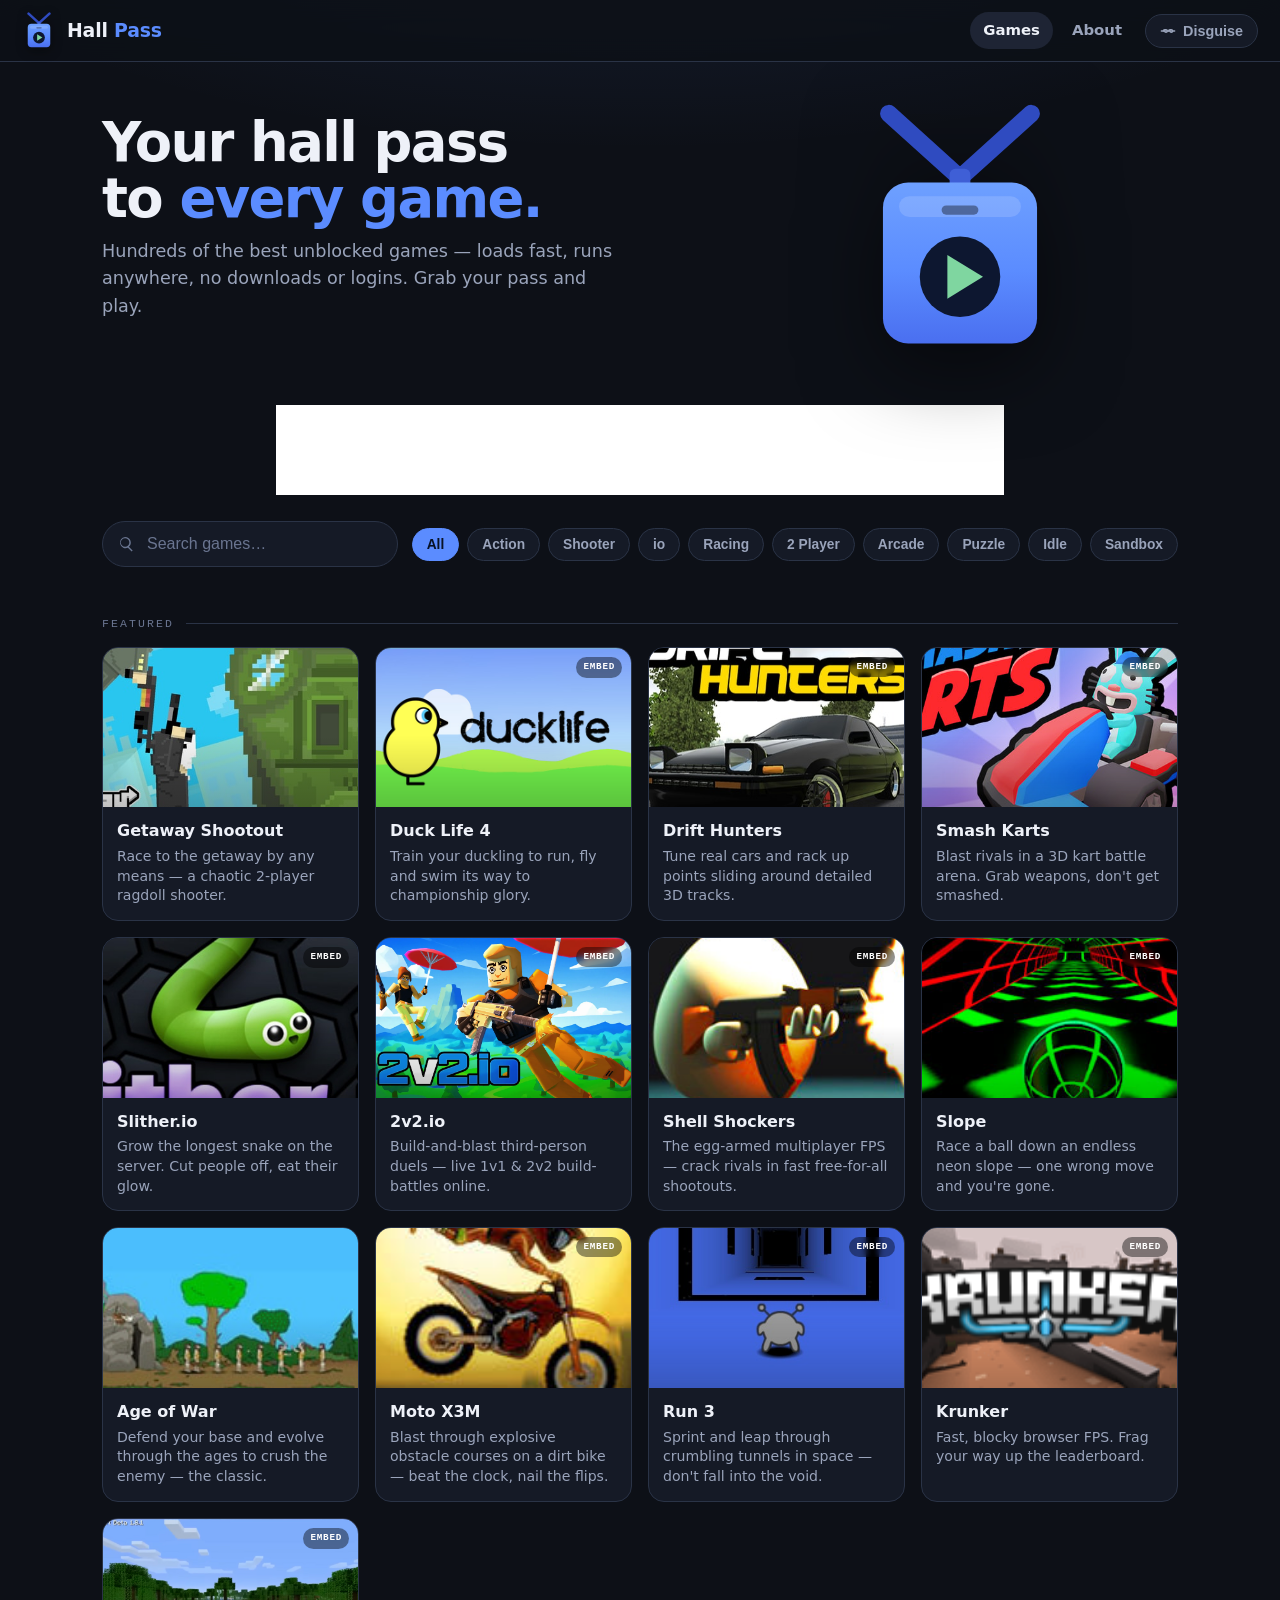
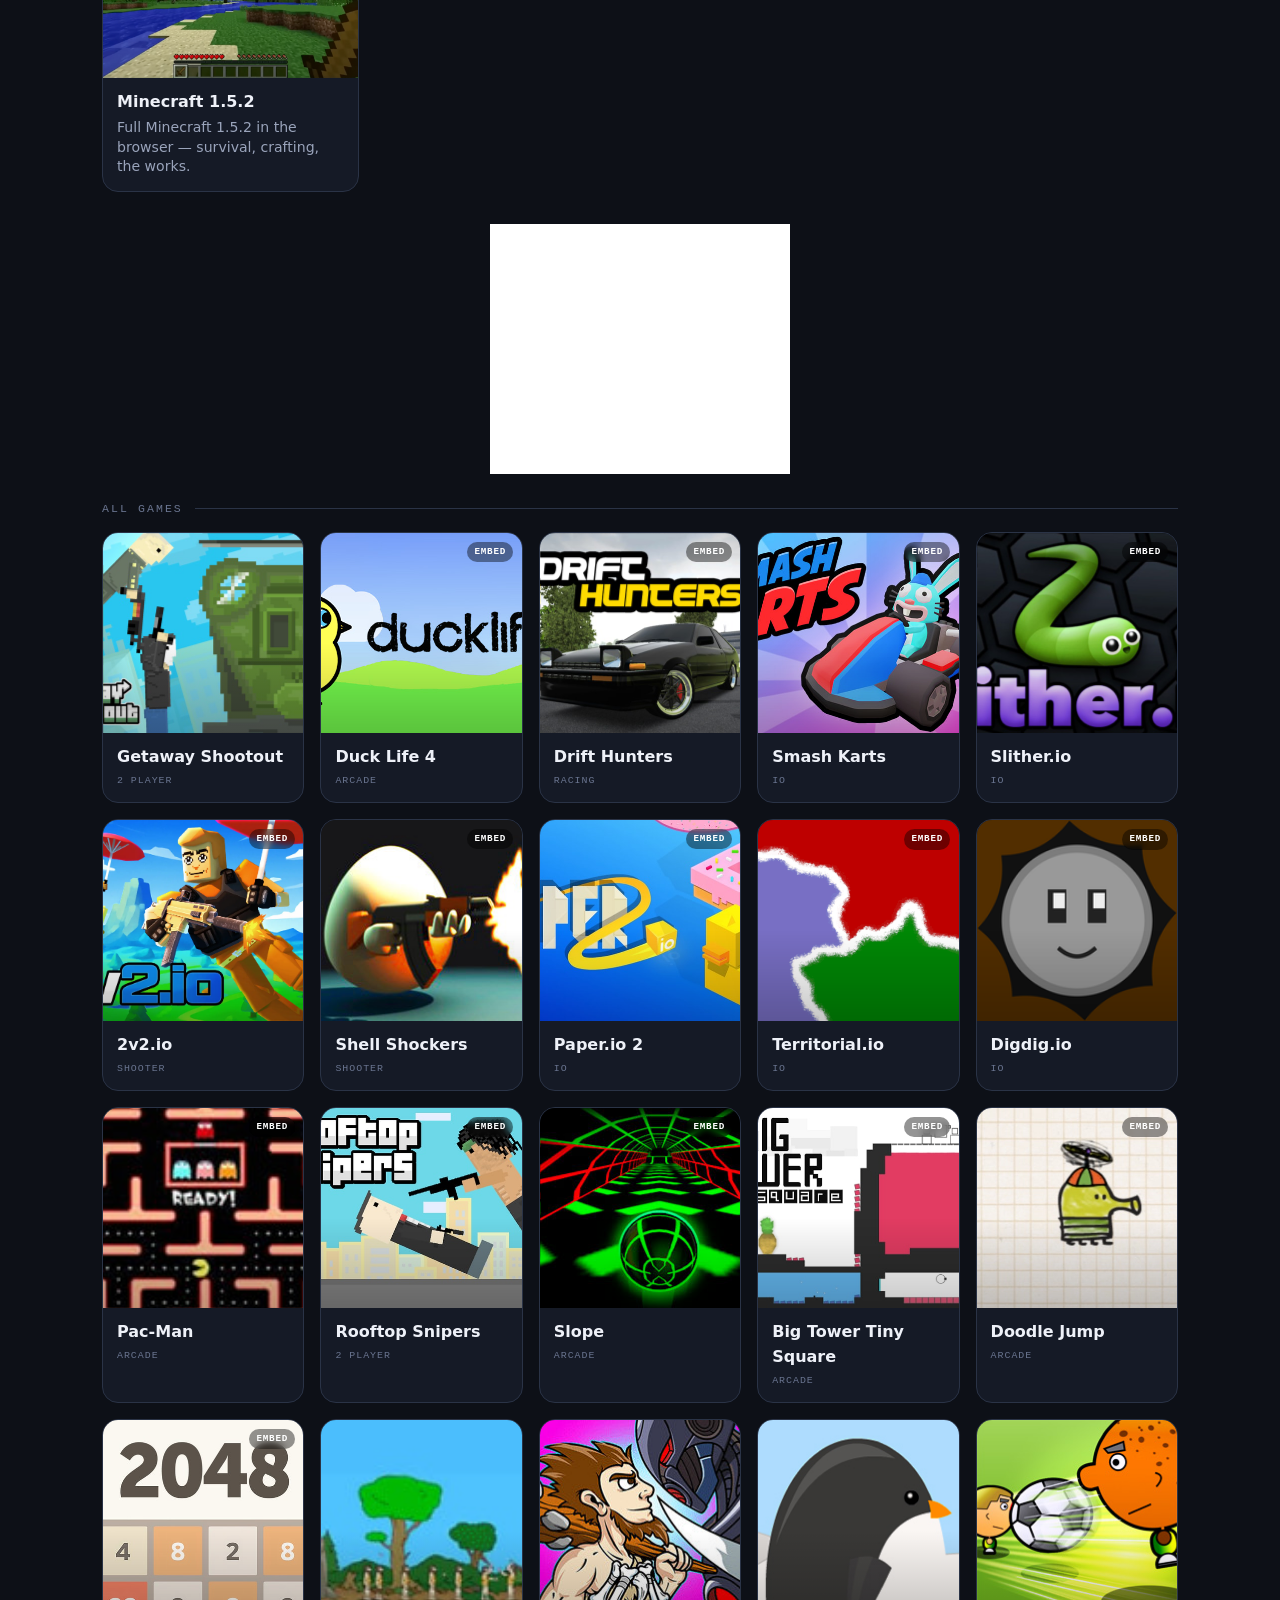
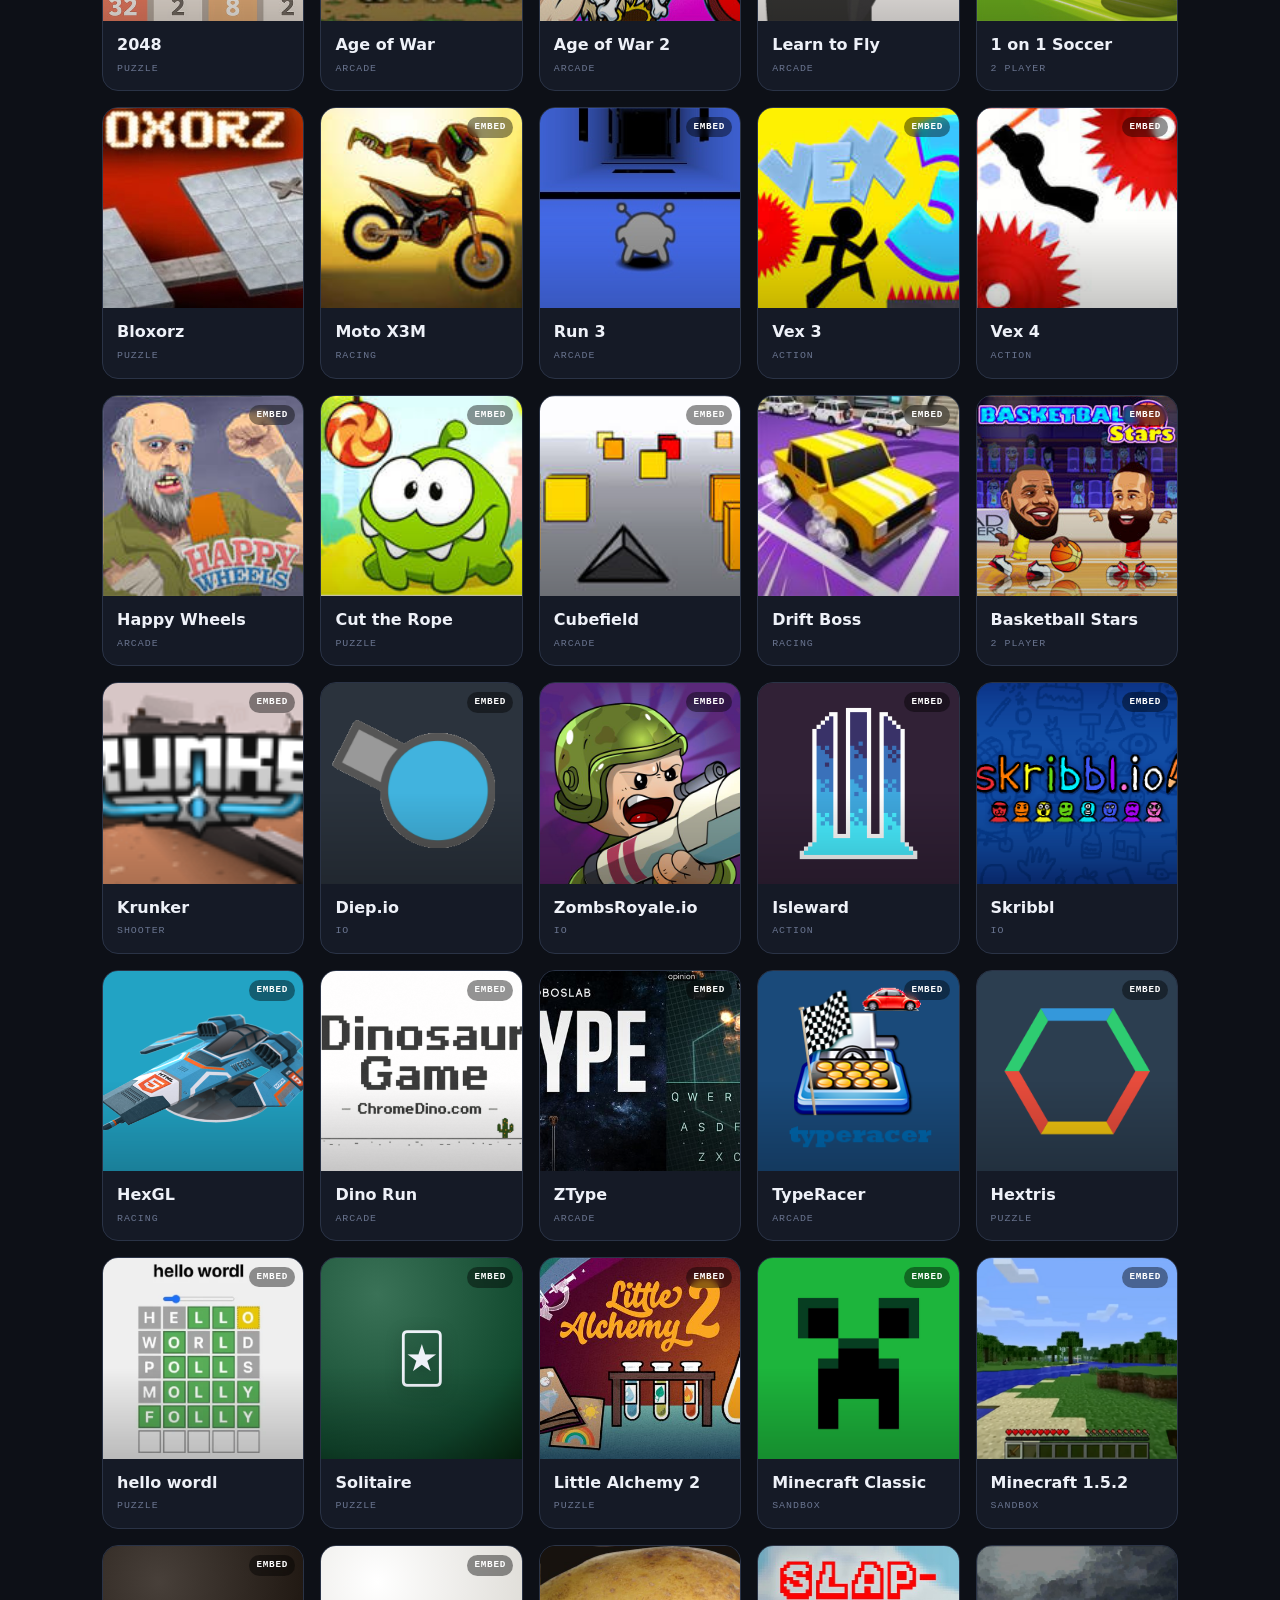
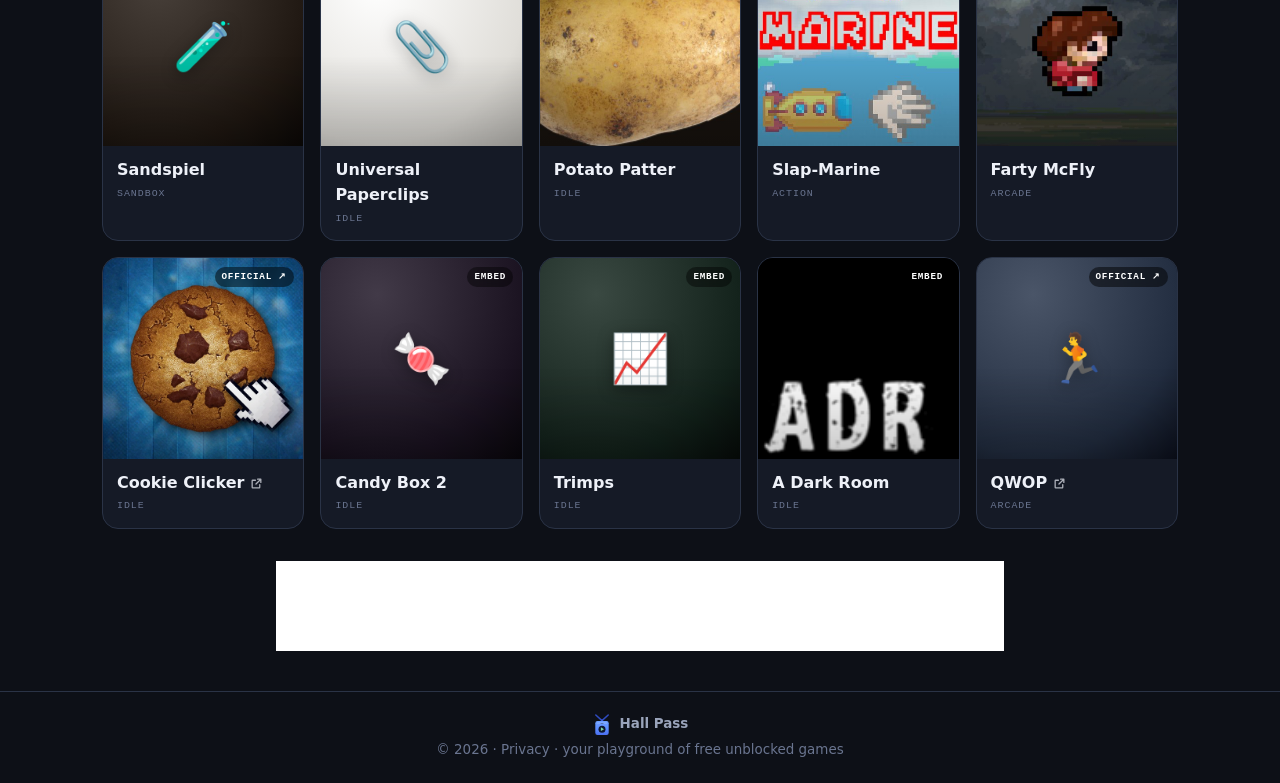
<file: index.html>
<!DOCTYPE html>
<html lang="en">
<head>
  <!-- Google tag (gtag.js) — Google Analytics -->
  <script async src="https://www.googletagmanager.com/gtag/js?id=G-C4CRZ1W2JN"></script>
  <script>
    window.dataLayer = window.dataLayer || [];
    function gtag(){dataLayer.push(arguments);}
    gtag('js', new Date());
    gtag('config', 'G-C4CRZ1W2JN');
  </script>

  <meta charset="UTF-8" />
  <meta name="viewport" content="width=device-width, initial-scale=1.0" />


  <!-- Hall Pass = the aggressive-SEO arm of the experiment: it DOES target the
       "unblocked games" keyword (the opposite of Reddomo's deliberately neutral wording). -->
  <title>Hall Pass — Unblocked Games, Play Free Online</title>
  <meta name="description" content="Play hundreds of the best unblocked games free at Hall Pass — Getaway Shootout, Duck Life, Krunker, Minecraft Classic and more. No downloads, no sign-up, instant play." />
  <meta name="robots" content="index, follow" />
  <link rel="canonical" href="https://hallpassgames.com/" />
  <meta name="theme-color" content="#0d1017" />

  <!-- Open Graph (link previews for Discord / iMessage / social) -->
  <meta property="og:type" content="website" />
  <meta property="og:site_name" content="Hall Pass" />
  <meta property="og:title" content="Hall Pass — Unblocked Games, Free &amp; Instant" />
  <meta property="og:description" content="Hundreds of the best free unblocked games. Play instantly — no downloads, no sign-up." />
  <meta property="og:url" content="https://hallpassgames.com/" />
  <meta property="og:image" content="https://hallpassgames.com/assets/og.png" />
  <meta property="og:image:width" content="1200" />
  <meta property="og:image:height" content="630" />
  <meta name="twitter:card" content="summary_large_image" />
  <meta name="twitter:title" content="Hall Pass — Unblocked Games" />
  <meta name="twitter:description" content="Hundreds of the best free unblocked games. Play instantly, free." />
  <meta name="twitter:image" content="https://hallpassgames.com/assets/og.png" />

  <link rel="icon" href="assets/logo.svg" />
  <link rel="apple-touch-icon" href="assets/logo.svg" />
  <link rel="manifest" href="manifest.webmanifest" />
  <link rel="stylesheet" href="css/styles.css?v=54" />

  <script type="application/ld+json">
  {
    "@context": "https://schema.org",
    "@type": "WebSite",
    "name": "Hall Pass",
    "url": "https://hallpassgames.com/",
    "description": "Hundreds of free unblocked games you can play instantly in your browser.",
    "potentialAction": {
      "@type": "SearchAction",
      "target": "https://hallpassgames.com/?q={search_term_string}",
      "query-input": "required name=search_term_string"
    }
  }
  </script>
</head>
<body>
  <header class="site-header">
    <a class="brand" href="index.html">
      <img class="brand-logo" src="assets/logo.svg" alt="" />
      <span class="brand-name">Hall<span class="accent"> Pass</span></span>
    </a>
    <nav class="nav">
      <a href="index.html" class="active">Games</a>
      <a href="about.html">About</a>
    </nav>
  </header>

  <main>
    <section class="hero">
      <div class="hero-copy">
        <h1>Your hall pass to <span class="accent">every game.</span></h1>
        <p class="tagline">Hundreds of the best unblocked games — loads fast, runs anywhere, no downloads or logins. Grab your pass and play.</p>
      </div>
      <div class="hero-art">
        <img class="domo" src="assets/logo.svg" alt="Hall Pass logo" />
      </div>
    </section>

    <div class="ad-slot" data-ad="leaderboard" data-ad-label="Leaderboard"></div>

    <div class="controls">
      <div class="search-wrap">
        <input id="search" class="search" type="search" placeholder="Search games…" autocomplete="off" aria-label="Search games" />
      </div>
      <div class="chips" id="chips" role="tablist" aria-label="Categories"></div>
    </div>

    <div id="featured-section">
      <div class="section-label">Featured</div>
      <section class="grid featured" id="featured"></section>
    </div>

    <div class="ad-slot ad-slot--rect" data-ad="rectangle" data-ad-label="Sponsored"></div>

    <div class="section-label" id="all-label">All games</div>
    <section class="grid" id="grid" aria-live="polite"></section>
    <p class="empty" id="empty" hidden>No games match that — try another word.</p>

    <div class="ad-slot" data-ad="leaderboard" data-ad-label="Footer banner"></div>
  </main>

  <footer class="site-footer">
    <span class="foot-brand"><img src="assets/logo.svg" alt="" /> Hall Pass</span>
    <span>© <span id="year"></span> · <a href="privacy.html" style="color:inherit">Privacy</a> · your playground of free unblocked games</span>
  </footer>

  <script src="js/catalog.js?v=56"></script>
  <script src="js/main.js?v=55"></script>
  <script src="js/ads.js?v=52"></script>
  <script src="js/disguise.js?v=2"></script>
</body>
</html>
</file>
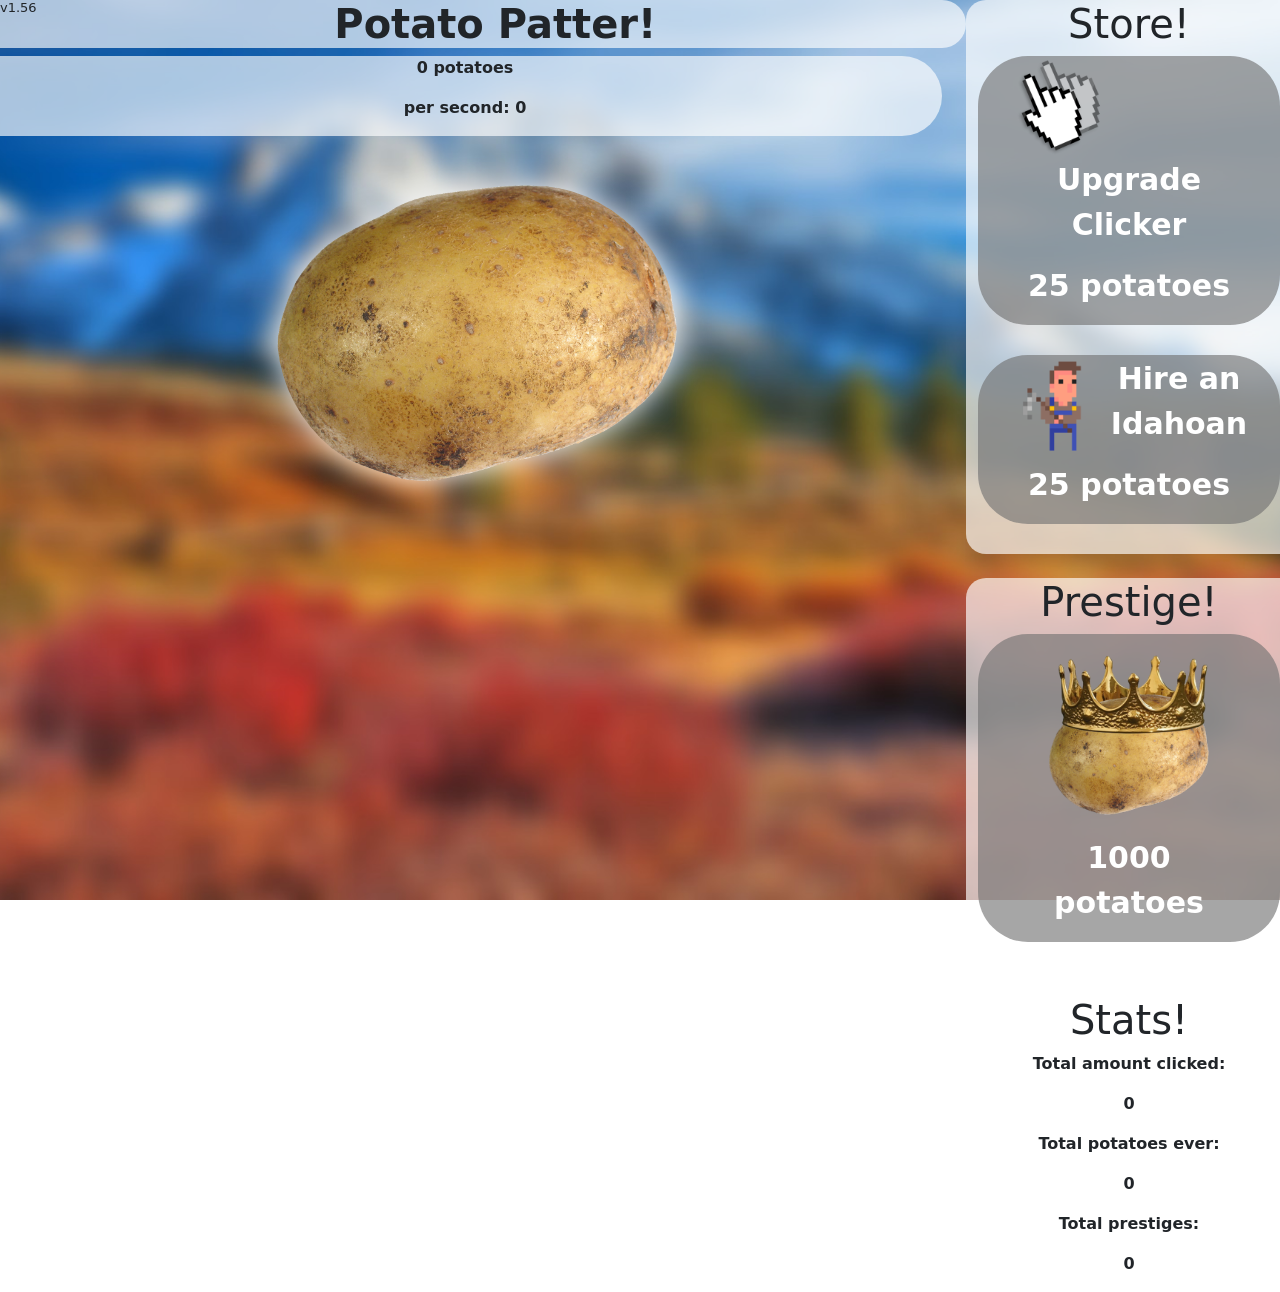
<file: games/potato-patter/index.html>
<!DOCTYPE html>
<html>
    <head>
        <title>Potato Patter</title>
        <meta charset="utf-8">
        <meta name="viewport" content="width=device-width, initial-scale=1">
        <link href="https://cdn.jsdelivr.net/npm/bootstrap@5.3.0-alpha1/dist/css/bootstrap.min.css" rel="stylesheet" integrity="sha384-GLhlTQ8iRABdZLl6O3oVMWSktQOp6b7In1Zl3/Jr59b6EGGoI1aFkw7cmDA6j6gD" crossorigin="anonymous">
        <link rel="stylesheet" href="style.css">
        <link rel="icon" type="image/x-icon" href="images/potatoclicker.png">
    </head>
    <body>
        <div id="farmers" class="d-none d-lg-block">

        </div>
        
        <div class="row">
            <div class="col-lg-9 col-md-6 col-sm-12" >
                <div class="col-sm-12">
                    <div class="row">
                    <h1 class="title" class="container"><strong>Potato Patter!</strong><p style="font-size: small; float: left;">v1.56</p></h1>
                    <div class="row">
                    <div id="statsDiv" class="conatiner"><p><strong>0 potatoes</strong></p>
                    <p><strong>per second: 0</strong></p>
                    </div>
                    </div>
                    </div>
                </div>
                <br>
                <br>
                <div class="col-sm-12">
                    <div class="row">
                    <button class="container" id="potatoBtn" type="button"><img id="potatopng"  width="400px" class="img-fluid" src="images/potatohighres.png"></button>
                    </div>
                </div>
                <br>
                <br>
            </div>
            <div class="col-lg-3 col-md-6 col-sm-12">
                <div class="row">
                    <div class="scrollbar" class="container">
                        <h1>Store!</h1>
                        
                        <button type="button" id="upgClickerBtn" class="storeBtn">
                        <img class="scrollGroup" src="images/clickupg.png"><strong><div id="clickerCostDiv">loading...</div></strong></button>
                        
                        <button type="button" id="idahoansBtn" class="storeBtn">
                        <img class="scrollGroup" src="images/idahoan.png" ><strong><div id="idahoanCostDiv">loading...</div></strong></button>
                        
                        <div id="startupgIdahoansBtn"></div>

                    </div>
                </div>
                <br>
                <div class="row">
                    <div class="scrollbar" class="container">
                        <h1>Prestige!</h1>
                        <button type="button" id="prestigeBtn" class="storeBtn">
                            <div id="prestigeImg"><img class="scrollGroup2" src="images/prestigeIcons/1.png"><br></div><strong><div id="prestigeCostDiv">loading...</div></strong>
                        </button>
                    </div>
                </div>
                <br>
                <div class="row">
                    <div class="scrollbar" class="container">
                        <h1>Stats!</h1>
                        <div class="col"><p><strong>Total amount clicked: <div id="ttlClickedDiv">Loading...</div></strong></p></div>
                        <div class="col"><p><strong>Total potatoes ever: <div id="ttlPotatoesDiv">Loading...</div></strong></p></div>
                        <div class="col"><p><strong>Total prestiges: <div id="ttlPrestigesDiv">Loading...</div></strong></p></div>
                    </div>
                </div>
            </div>
        </div>



            
        <script src="https://cdn.jsdelivr.net/npm/bootstrap@5.3.0-alpha1/dist/js/bootstrap.bundle.min.js" integrity="sha384-w76AqPfDkMBDXo30jS1Sgez6pr3x5MlQ1ZAGC+nuZB+EYdgRZgiwxhTBTkF7CXvN" crossorigin="anonymous"></script>
        <script src="script.js"></script>
    </body>

</html>
</file>
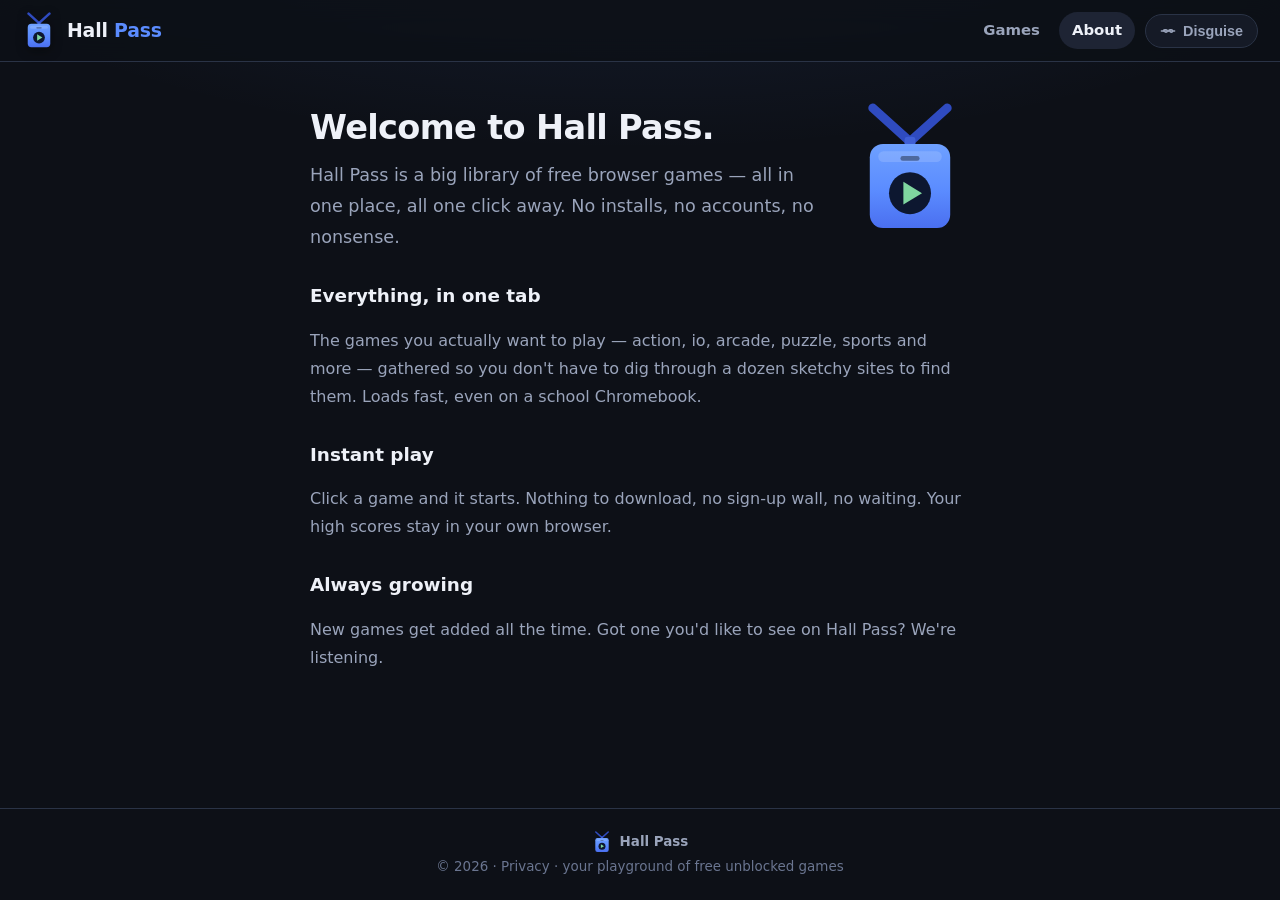
<file: about.html>
<!DOCTYPE html>
<html lang="en">
<head>
  <!-- Google tag (gtag.js) — Google Analytics -->
  <script async src="https://www.googletagmanager.com/gtag/js?id=G-C4CRZ1W2JN"></script>
  <script>
    window.dataLayer = window.dataLayer || [];
    function gtag(){dataLayer.push(arguments);}
    gtag('js', new Date());
    gtag('config', 'G-C4CRZ1W2JN');
  </script>

  <meta charset="UTF-8" />
  <meta name="viewport" content="width=device-width, initial-scale=1.0" />
  <title>About — Hall Pass</title>
  <meta name="description" content="About Hall Pass — hundreds of free unblocked games in one place. No installs, no accounts, instant play in your browser." />
  <meta name="robots" content="index, follow" />
  <link rel="canonical" href="https://hallpassgames.com/about" />
  <meta name="theme-color" content="#0d1017" />
  <meta property="og:type" content="website" />
  <meta property="og:site_name" content="Hall Pass" />
  <meta property="og:title" content="About — Hall Pass" />
  <meta property="og:description" content="Hundreds of free unblocked games in one place. Instant play, no installs." />
  <meta property="og:url" content="https://hallpassgames.com/about" />
  <meta property="og:image" content="https://hallpassgames.com/assets/og.png" />
  <meta property="og:image:width" content="1200" />
  <meta property="og:image:height" content="630" />
  <meta name="twitter:card" content="summary_large_image" />
  <meta name="twitter:image" content="https://hallpassgames.com/assets/og.png" />
  <link rel="icon" href="assets/logo.svg" />
  <link rel="apple-touch-icon" href="assets/logo.svg" />
  <link rel="stylesheet" href="css/styles.css?v=54" />
</head>
<body>
  <header class="site-header">
    <a class="brand" href="index.html">
      <img class="brand-logo" src="assets/logo.svg" alt="" />
      <span class="brand-name">Hall<span class="accent"> Pass</span></span>
    </a>
    <nav class="nav">
      <a href="index.html">Games</a>
      <a href="about.html" class="active">About</a>
    </nav>
  </header>

  <main class="prose">
    <img class="domo-inline" src="assets/logo.svg" alt="The Hall Pass mascot" />
    <h1>Welcome to Hall Pass.</h1>
    <p class="lead">Hall Pass is a big library of free browser games — all in one place, all one click away. No installs, no accounts, no nonsense.</p>
    <h2>Everything, in one tab</h2>
    <p>The games you actually want to play — action, io, arcade, puzzle, sports and more — gathered so you don't have to dig through a dozen sketchy sites to find them. Loads fast, even on a school Chromebook.</p>
    <h2>Instant play</h2>
    <p>Click a game and it starts. Nothing to download, no sign-up wall, no waiting. Your high scores stay in your own browser.</p>
    <h2>Always growing</h2>
    <p>New games get added all the time. Got one you'd like to see on Hall Pass? We're listening.</p>
  </main>

  <footer class="site-footer">
    <span class="foot-brand"><img src="assets/logo.svg" alt="" /> Hall Pass</span>
    <span>© <span id="year"></span> · <a href="privacy.html" style="color:inherit">Privacy</a> · your playground of free unblocked games</span>
  </footer>
  <script>document.getElementById("year").textContent = new Date().getFullYear();</script>
  <script src="js/ads.js?v=52"></script>
  <script src="js/disguise.js?v=2"></script>
</body>
</html>
</file>
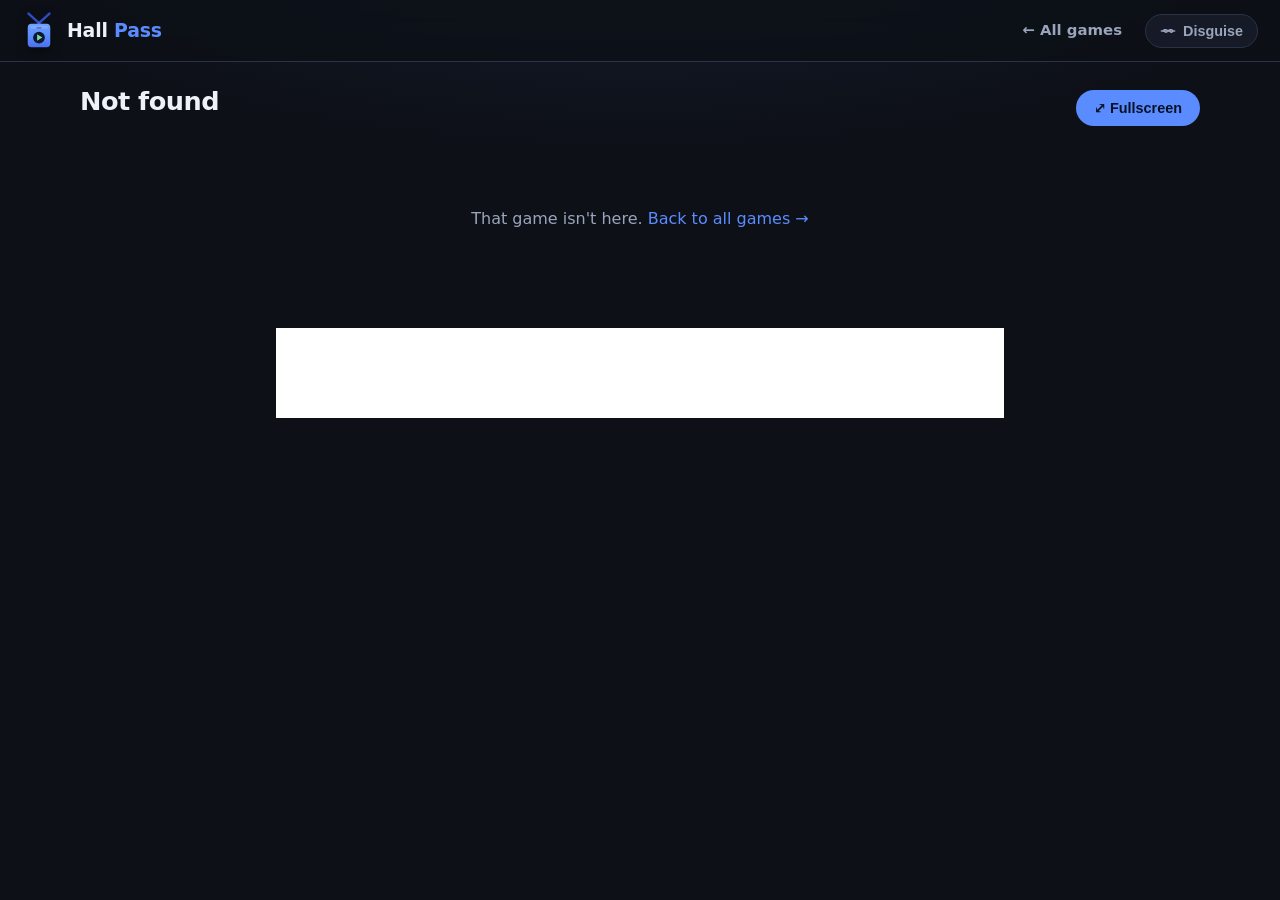
<file: game.html>
<!DOCTYPE html>
<html lang="en">
<head>
  <!-- Google tag (gtag.js) — Google Analytics -->
  <script async src="https://www.googletagmanager.com/gtag/js?id=G-C4CRZ1W2JN"></script>
  <script>
    window.dataLayer = window.dataLayer || [];
    function gtag(){dataLayer.push(arguments);}
    gtag('js', new Date());
    gtag('config', 'G-C4CRZ1W2JN');
  </script>

  <meta charset="UTF-8" />
  <meta name="viewport" content="width=device-width, initial-scale=1.0" />
  <title>Play Unblocked Games Free — Hall Pass</title>
  <meta name="description" content="Play free unblocked games instantly at Hall Pass — no downloads, no sign-up. Loads in any browser." />
  <meta name="robots" content="index, follow" />
  <link rel="canonical" href="https://hallpassgames.com/game" />
  <meta name="theme-color" content="#0d1017" />
  <meta property="og:type" content="website" />
  <meta property="og:site_name" content="Hall Pass" />
  <meta property="og:title" content="Hall Pass" />
  <meta property="og:description" content="Play instantly on Hall Pass — free browser games, no downloads." />
  <meta property="og:url" content="https://hallpassgames.com/game" />
  <meta property="og:image" content="https://hallpassgames.com/assets/og.png" />
  <meta name="twitter:card" content="summary_large_image" />
  <meta name="twitter:title" content="Hall Pass" />
  <meta name="twitter:description" content="Play instantly on Hall Pass — free browser games, no downloads." />
  <meta name="twitter:image" content="https://hallpassgames.com/assets/og.png" />
  <link rel="icon" href="assets/logo.svg" />
  <link rel="apple-touch-icon" href="assets/logo.svg" />
  <link rel="stylesheet" href="css/styles.css?v=54" />
</head>
<body>
  <header class="site-header">
    <a class="brand" href="index.html">
      <img class="brand-logo" src="assets/logo.svg" alt="" />
      <span class="brand-name">Hall<span class="accent"> Pass</span></span>
    </a>
    <nav class="nav">
      <a href="index.html">← All games</a>
    </nav>
  </header>

  <main class="player-main">
    <div class="player-bar">
      <div class="player-heading">
        <span class="player-cat" id="game-cat"></span>
        <h1 class="player-title" id="game-title">Loading…</h1>
        <p class="player-blurb" id="game-blurb"></p>
      </div>
      <button id="fullscreen" class="btn">⤢ Fullscreen</button>
    </div>
    <div class="player-frame" id="player-frame">
      <iframe id="game-frame" title="Game" allow="fullscreen; gamepad; autoplay"></iframe>
    </div>
    <p class="player-tip" id="game-tip"></p>
    <p class="player-fallback" id="game-fallback" hidden>
      Game not loading? A few games only run on their own site.
      <a id="game-fallback-link" target="_blank" rel="noopener">Open <span id="game-fallback-name">the game</span> ↗</a>
    </p>
    <p class="empty" id="game-missing" hidden>That game isn't here. <a href="index.html" style="color:var(--accent)">Back to all games →</a></p>

    <div class="ad-slot" data-ad="leaderboard" data-ad-label="Under game"></div>

    <!-- Unique per-game content (About / How to play / FAQ) injected by player.js for SEO depth -->
    <section class="game-about" id="game-about"></section>
  </main>

  <script src="js/catalog.js?v=56"></script>
  <script src="js/player.js?v=55"></script>
  <script src="js/ads.js?v=52"></script>
  <script src="js/disguise.js?v=2"></script>
</body>
</html>
</file>
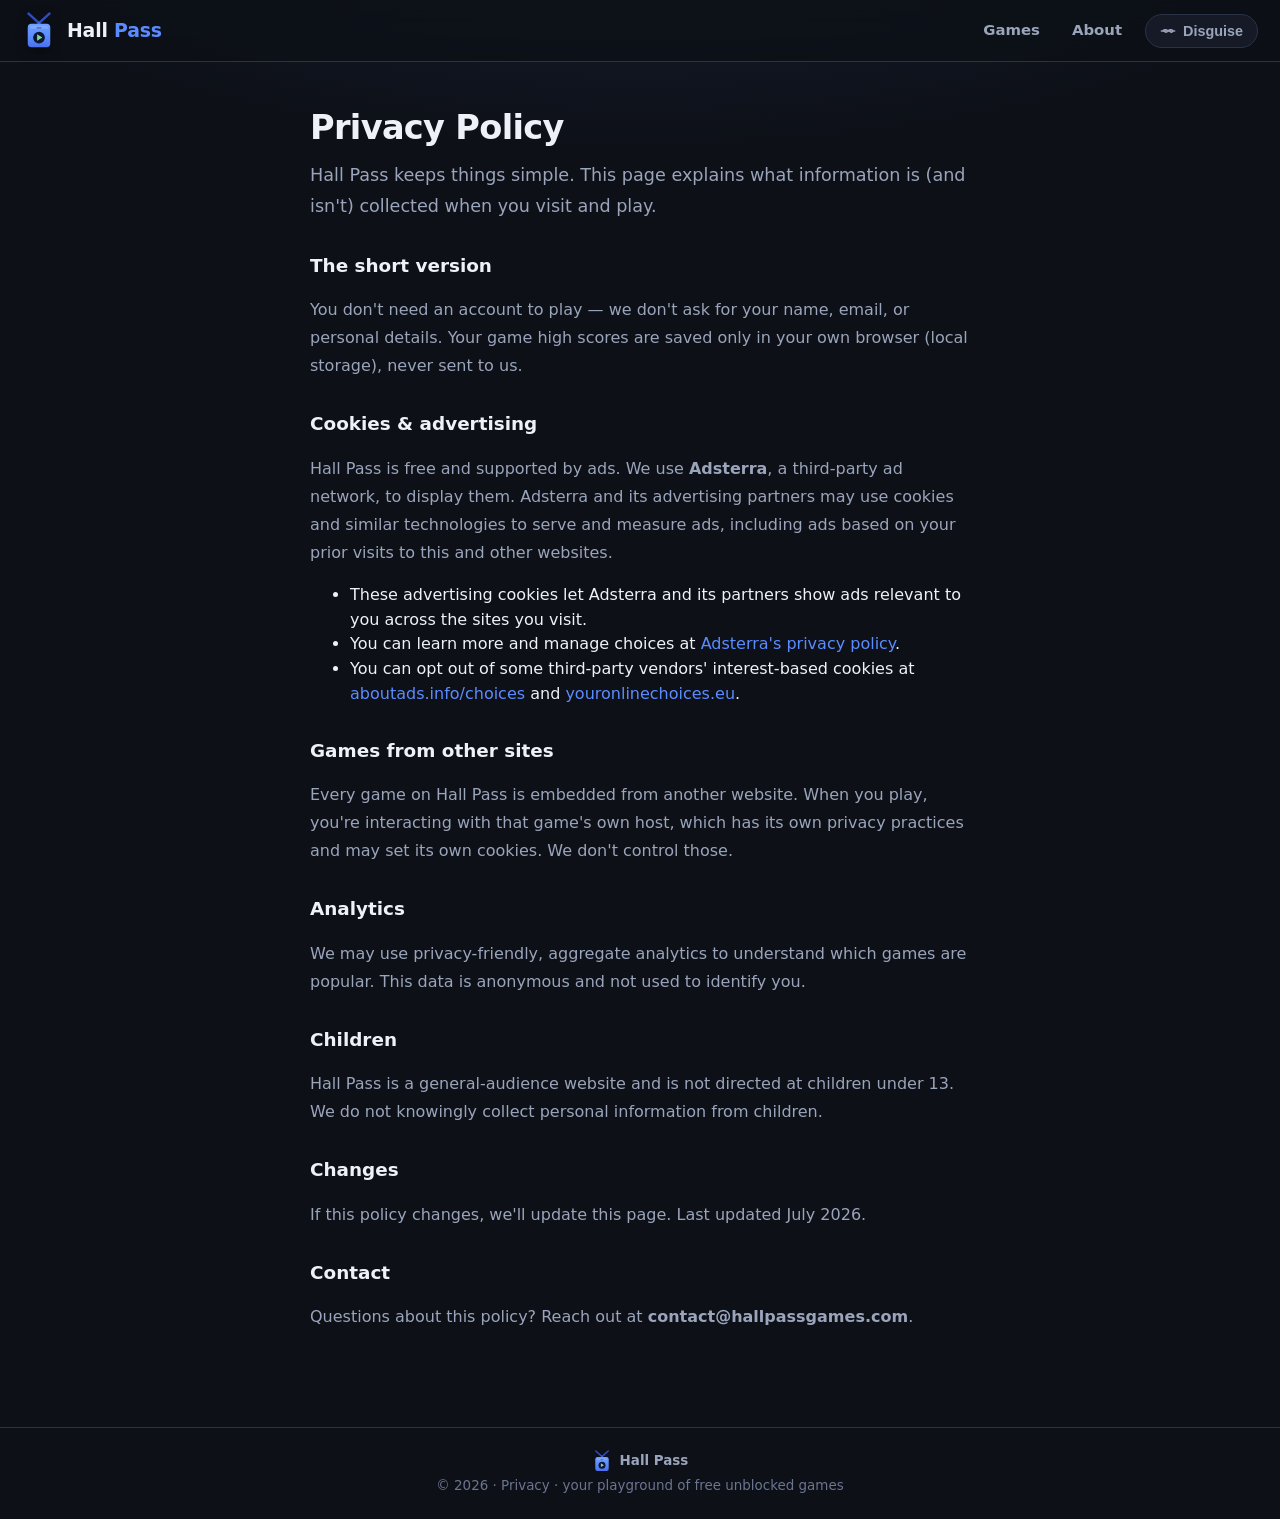
<file: privacy.html>
<!DOCTYPE html>
<html lang="en">
<head>
  <!-- Google tag (gtag.js) — Google Analytics -->
  <script async src="https://www.googletagmanager.com/gtag/js?id=G-C4CRZ1W2JN"></script>
  <script>
    window.dataLayer = window.dataLayer || [];
    function gtag(){dataLayer.push(arguments);}
    gtag('js', new Date());
    gtag('config', 'G-C4CRZ1W2JN');
  </script>

  <meta charset="UTF-8" />
  <meta name="viewport" content="width=device-width, initial-scale=1.0" />
  <title>Privacy Policy — Hall Pass</title>
  <meta name="description" content="Hall Pass's privacy policy — what we collect, cookies, and advertising." />
  <meta name="robots" content="index, follow" />
  <link rel="canonical" href="https://hallpassgames.com/privacy" />
  <meta name="theme-color" content="#0d1017" />
  <link rel="icon" href="assets/logo.svg" />
  <link rel="apple-touch-icon" href="assets/logo.svg" />
  <link rel="stylesheet" href="css/styles.css?v=54" />
</head>
<body>
  <header class="site-header">
    <a class="brand" href="index.html">
      <img class="brand-logo" src="assets/logo.svg" alt="" />
      <span class="brand-name">Hall<span class="accent"> Pass</span></span>
    </a>
    <nav class="nav">
      <a href="index.html">Games</a>
      <a href="about.html">About</a>
    </nav>
  </header>

  <main class="prose">
    <h1>Privacy Policy</h1>
    <p class="lead">Hall Pass keeps things simple. This page explains what information is (and isn't) collected when you visit and play.</p>

    <h2>The short version</h2>
    <p>You don't need an account to play — we don't ask for your name, email, or personal details. Your game high scores are saved only in your own browser (local storage), never sent to us.</p>

    <h2>Cookies &amp; advertising</h2>
    <p>Hall Pass is free and supported by ads. We use <b>Adsterra</b>, a third-party ad network, to display them. Adsterra and its advertising partners may use cookies and similar technologies to serve and measure ads, including ads based on your prior visits to this and other websites.</p>
    <ul>
      <li>These advertising cookies let Adsterra and its partners show ads relevant to you across the sites you visit.</li>
      <li>You can learn more and manage choices at <a href="https://adsterra.com/privacy-policy/" style="color:var(--accent)">Adsterra's privacy policy</a>.</li>
      <li>You can opt out of some third-party vendors' interest-based cookies at <a href="https://www.aboutads.info/choices/" style="color:var(--accent)">aboutads.info/choices</a> and <a href="https://www.youronlinechoices.eu/" style="color:var(--accent)">youronlinechoices.eu</a>.</li>
    </ul>

    <h2>Games from other sites</h2>
    <p>Every game on Hall Pass is embedded from another website. When you play, you're interacting with that game's own host, which has its own privacy practices and may set its own cookies. We don't control those.</p>

    <h2>Analytics</h2>
    <p>We may use privacy-friendly, aggregate analytics to understand which games are popular. This data is anonymous and not used to identify you.</p>

    <h2>Children</h2>
    <p>Hall Pass is a general-audience website and is not directed at children under 13. We do not knowingly collect personal information from children.</p>

    <h2>Changes</h2>
    <p>If this policy changes, we'll update this page. Last updated July 2026.</p>

    <h2>Contact</h2>
    <p>Questions about this policy? Reach out at <b>contact@hallpassgames.com</b>.</p>
  </main>

  <footer class="site-footer">
    <span class="foot-brand"><img src="assets/logo.svg" alt="" /> Hall Pass</span>
    <span>© <span id="year"></span> · <a href="privacy.html" style="color:inherit">Privacy</a> · your playground of free unblocked games</span>
  </footer>
  <script>document.getElementById("year").textContent = new Date().getFullYear();</script>
  <script src="js/ads.js?v=52"></script>
  <script src="js/disguise.js?v=2"></script>
</body>
</html>
</file>
<file: css/styles.css>
/* ============================================================
   Hall Pass — visual system
   Cool electric-blue dark theme (distinct from Reddomo's warm red).
   ============================================================ */
:root {
  --ground:   #0d1017;
  --ground-2: #151a26;
  --ground-3: #1e2434;
  --line:     #2a3346;
  --line-2:   #384358;
  --text:     #eef1f8;
  --muted:    #9aa4bb;
  --faint:    #6a7590;

  --accent:      #5b8cff;
  --accent-2:    #4a6ff0;
  --accent-deep: #2f4bc0;
  --gold:     #f2b53f;
  --green:    #47c072;

  --radius:   16px;
  --radius-sm: 11px;
  --maxw:     1120px;
  --shadow:   0 2px 4px rgba(0,0,0,.25), 0 22px 48px -26px rgba(0,0,0,.75);
  --shadow-accent: 0 18px 44px -20px rgba(91,140,255,.5);

  --mono: ui-monospace, "SF Mono", "Cascadia Mono", "Roboto Mono", Menlo, Consolas, monospace;
  --sans: system-ui, -apple-system, "Segoe UI", Roboto, "Helvetica Neue", sans-serif;

  font-family: var(--sans);
  color-scheme: dark;
}

* { box-sizing: border-box; }
html { scroll-behavior: smooth; }
body {
  margin: 0;
  background:
    radial-gradient(1200px 500px at 50% -200px, rgba(91,140,255,.16), transparent 70%),
    var(--ground);
  color: var(--text);
  min-height: 100vh;
  display: flex;
  flex-direction: column;
  -webkit-font-smoothing: antialiased;
  line-height: 1.55;
}
a { color: inherit; text-decoration: none; }
img, svg { max-width: 100%; }

/* ---------- Header ---------- */
.site-header {
  position: sticky; top: 0; z-index: 20;
  display: flex; align-items: center; justify-content: space-between;
  padding: 12px 22px;
  background: color-mix(in srgb, var(--ground) 82%, transparent);
  backdrop-filter: blur(12px);
  border-bottom: 1px solid var(--line);
}
.brand { display: flex; align-items: center; gap: 11px; font-weight: 800; }
.brand-logo { width: 34px; height: 37px; display: block; filter: drop-shadow(0 3px 6px rgba(0,0,0,.4)); }
.brand-name { font-size: 1.18rem; letter-spacing: -.01em; }
.brand-name .accent { color: var(--accent); }
.nav { display: flex; gap: 6px; align-items: center; }
.nav a {
  color: var(--muted); font-weight: 600; font-size: .93rem;
  padding: 7px 13px; border-radius: 999px; transition: color .15s, background .15s;
}
.nav a:hover { color: var(--text); background: var(--ground-2); }
.nav a.active { color: var(--text); background: var(--ground-3); }

/* ---------- Layout ---------- */
main { flex: 1; width: 100%; max-width: var(--maxw); margin: 0 auto; padding: 0 22px; }

/* ---------- Hero ---------- */
.hero {
  display: grid; grid-template-columns: 1.4fr 1fr; align-items: center; gap: 30px;
  padding: 40px 0 30px;
}
.hero-copy h1 {
  font-size: clamp(2.2rem, 5.5vw, 3.4rem); line-height: 1.02; margin: 0 0 12px;
  letter-spacing: -.03em; font-weight: 800; text-wrap: balance;
}
.hero-copy h1 .accent { color: var(--accent); }
.hero-copy .tagline { color: var(--muted); font-size: 1.1rem; margin: 0 0 22px; max-width: 46ch; }
.hero-art { display: flex; justify-content: center; }
.hero-art .domo {
  width: min(230px, 60vw); height: auto;
  filter: drop-shadow(0 24px 40px rgba(0,0,0,.5));
  animation: bob 4s ease-in-out infinite;
}
@keyframes bob { 0%,100% { transform: translateY(0) rotate(-1deg); } 50% { transform: translateY(-12px) rotate(1deg); } }
@media (prefers-reduced-motion: reduce) { .hero-art .domo { animation: none; } }

/* ---------- Search + chips ---------- */
.controls { display: flex; flex-wrap: wrap; gap: 14px; align-items: center; padding: 6px 0 22px; }
.search-wrap { position: relative; flex: 1; min-width: 220px; }
.search {
  width: 100%; padding: 13px 16px 13px 44px; font-size: 1rem; color: var(--text);
  background: var(--ground-2); border: 1px solid var(--line); border-radius: 999px; outline: none;
  transition: border-color .15s, box-shadow .15s;
}
.search::placeholder { color: var(--faint); }
.search:focus { border-color: var(--accent); box-shadow: 0 0 0 4px rgba(91,140,255,.14); }
.search-wrap::before {
  content: ""; position: absolute; left: 16px; top: 50%; width: 17px; height: 17px; transform: translateY(-50%);
  background: var(--faint);
  -webkit-mask: url("data:image/svg+xml;utf8,<svg xmlns='http://www.w3.org/2000/svg' viewBox='0 0 24 24'><path fill='black' d='M10 2a8 8 0 015.3 14l5.4 5.3-1.4 1.4-5.3-5.4A8 8 0 1110 2zm0 2a6 6 0 100 12 6 6 0 000-12z'/></svg>") center/contain no-repeat;
          mask: url("data:image/svg+xml;utf8,<svg xmlns='http://www.w3.org/2000/svg' viewBox='0 0 24 24'><path fill='black' d='M10 2a8 8 0 015.3 14l5.4 5.3-1.4 1.4-5.3-5.4A8 8 0 1110 2zm0 2a6 6 0 100 12 6 6 0 000-12z'/></svg>") center/contain no-repeat;
}
.chips { display: flex; flex-wrap: wrap; gap: 8px; }
.chip {
  font-size: .86rem; font-weight: 600; color: var(--muted); cursor: pointer;
  padding: 8px 14px; border-radius: 999px; background: var(--ground-2);
  border: 1px solid var(--line); transition: all .14s; white-space: nowrap;
}
.chip:hover { color: var(--text); border-color: var(--line-2); }
.chip.active { color: #081226; background: var(--accent); border-color: var(--accent); }

/* ---------- Section label ---------- */
.section-label {
  display: flex; align-items: center; gap: 12px; margin: 26px 0 14px;
  font-family: var(--mono); font-size: .72rem; letter-spacing: .18em; text-transform: uppercase; color: var(--faint);
}
.section-label::after { content: ""; flex: 1; height: 1px; background: var(--line); }

/* ---------- Grid ---------- */
.grid { display: grid; grid-template-columns: repeat(auto-fill, minmax(168px, 1fr)); gap: 16px; padding-bottom: 12px; }
.grid.featured { grid-template-columns: repeat(auto-fill, minmax(240px, 1fr)); }

.tile {
  position: relative; display: flex; flex-direction: column;
  background: var(--ground-2); border: 1px solid var(--line); border-radius: var(--radius);
  overflow: hidden; transition: transform .14s ease, border-color .14s ease, box-shadow .14s ease;
}
.tile:hover { transform: translateY(-5px); border-color: var(--line-2); box-shadow: var(--shadow); }
.tile:focus-visible { outline: 3px solid var(--accent); outline-offset: 2px; }
.tile.big:hover { box-shadow: var(--shadow-accent); border-color: color-mix(in srgb, var(--accent) 55%, var(--line)); }

.tile-art {
  aspect-ratio: 1 / 1; position: relative; display: flex; align-items: center; justify-content: center;
  background-size: cover; background-position: center; overflow: hidden;
}
.tile.big .tile-art { aspect-ratio: 16 / 10; }
.tile-art .letter {
  font-size: 3.2rem; font-weight: 800; color: rgba(255,255,255,.92);
  text-shadow: 0 3px 10px rgba(0,0,0,.25);
}
.tile-art .emoji {
  font-size: 3rem; line-height: 1;
  filter: drop-shadow(0 4px 8px rgba(0,0,0,.35));
  transition: transform .16s ease;
}
.tile.big .tile-art .emoji { font-size: 4.2rem; }
.tile:hover .tile-art .emoji { transform: scale(1.12) rotate(-4deg); }
.tile-art::after {
  content: ""; position: absolute; inset: 0;
  background: linear-gradient(180deg, transparent 55%, rgba(0,0,0,.22));
  pointer-events: none;
}
.tile-art .thumb-domo { width: 46%; height: auto; opacity: .95; }
.tile-badge {
  position: absolute; top: 9px; right: 9px; font-family: var(--mono); font-size: .58rem; font-weight: 700;
  letter-spacing: .08em; text-transform: uppercase; padding: 3px 7px; border-radius: 999px;
  background: rgba(0,0,0,.42); color: #fff; backdrop-filter: blur(3px);
}
.tile-badge.ext { background: rgba(0,0,0,.5); }
.tile-info { padding: 12px 14px 14px; display: flex; flex-direction: column; gap: 3px; }
.tile-title { font-weight: 700; font-size: 1rem; display: flex; align-items: center; gap: 6px; }
.tile-title .ico { width: 13px; height: 13px; opacity: .7; }
.tile-blurb { font-size: .82rem; color: var(--muted); line-height: 1.4; }
.tile.big .tile-blurb { font-size: .88rem; }
.tile-cat { font-family: var(--mono); font-size: .62rem; letter-spacing: .1em; text-transform: uppercase; color: var(--faint); }

.empty { color: var(--muted); padding: 26px 0 60px; text-align: center; }

/* ---------- Player ---------- */
.player-main { display: flex; flex-direction: column; padding: 18px 0 34px; }
.player-bar { display: flex; align-items: flex-end; justify-content: space-between; gap: 16px; margin-bottom: 14px; }
.player-heading { display: flex; flex-direction: column; gap: 2px; }
.player-cat { font-family: var(--mono); font-size: .66rem; letter-spacing: .14em; text-transform: uppercase; color: var(--accent); }
.player-title { font-size: 1.6rem; margin: 0; letter-spacing: -.02em; }
.player-blurb { color: var(--muted); font-size: .92rem; margin: 2px 0 0; }
.btn {
  background: var(--accent); color: #081226; border: none; padding: 10px 18px; border-radius: 999px;
  font-weight: 700; font-size: .9rem; cursor: pointer; transition: filter .14s, transform .05s;
  display: inline-flex; align-items: center; gap: 7px; white-space: nowrap;
}
.btn:hover { filter: brightness(1.08); }
.btn:active { transform: translateY(1px); }
.btn.ghost { background: var(--ground-3); color: var(--text); border: 1px solid var(--line-2); }
.player-frame {
  width: 100%; aspect-ratio: 16 / 10; background: #000;
  border: 1px solid var(--line); border-radius: var(--radius); overflow: hidden; box-shadow: var(--shadow);
}
.player-frame:fullscreen { border-radius: 0; aspect-ratio: auto; height: 100%; border: none; }
.player-frame iframe { width: 100%; height: 100%; border: 0; display: block; }
.player-tip { color: var(--faint); font-size: .82rem; margin-top: 12px; text-align: center; }

/* Per-game info content below the player (About / How to play / FAQ) — SEO depth */
.game-about { max-width: 820px; margin: 38px auto 0; padding: 0 4px; line-height: 1.6; color: var(--text); }
.game-about:empty { display: none; }
.game-about h2 { font-size: 1.12rem; margin: 24px 0 8px; color: var(--text); }
.game-about h2:first-child { margin-top: 0; }
.game-about p { margin: 0 0 12px; color: var(--muted); }
.game-about details { border-top: 1px solid var(--line); padding: 11px 0; }
.game-about summary { cursor: pointer; font-weight: 600; color: var(--text); list-style-position: inside; }
.game-about summary::marker { color: var(--accent); }
.game-about details p { margin: 8px 0 0; }
.player-fallback {
  margin: 10px auto 0; text-align: center; font-size: .85rem; color: var(--muted);
  background: rgba(91,140,255,.08); border: 1px solid var(--line);
  border-radius: var(--radius); padding: 9px 14px; max-width: 620px;
}
.player-fallback a {
  color: var(--accent); font-weight: 600; white-space: nowrap; margin-left: 4px;
}
.player-fallback a:hover { text-decoration: underline; }

/* ---------- Prose / About ---------- */
.prose { max-width: 660px; padding: 40px 0 60px; }
.prose h1 { font-size: 2.1rem; letter-spacing: -.02em; margin: 0 0 6px; }
.prose .lead { color: var(--muted); font-size: 1.1rem; margin: 0 0 26px; }
.prose h2 { font-size: 1.15rem; margin: 30px 0 8px; }
.prose p { color: var(--muted); line-height: 1.75; }
.prose .domo-inline { width: 120px; float: right; margin: 0 0 10px 20px; }

/* ---------- Footer ---------- */
.site-footer {
  border-top: 1px solid var(--line); margin-top: 20px; padding: 22px;
  color: var(--faint); font-size: .84rem; text-align: center;
  display: flex; flex-direction: column; gap: 4px; align-items: center;
}
.site-footer .foot-brand { display: flex; align-items: center; gap: 8px; color: var(--muted); font-weight: 600; }
.site-footer .foot-brand img { width: 20px; }

/* ---------- Responsive ---------- */
@media (max-width: 780px) {
  .hero { grid-template-columns: 1fr; text-align: center; padding: 26px 0 18px; }
  .hero-copy .tagline { margin-left: auto; margin-right: auto; }
  .hero-art { order: -1; }
  .hero-art .domo { width: min(150px, 42vw); }
}
@media (max-width: 520px) {
  .grid { grid-template-columns: repeat(auto-fill, minmax(140px, 1fr)); gap: 12px; }
  .player-bar { flex-direction: column; align-items: stretch; }
  .player-title { font-size: 1.35rem; }
}

/* ---------- Ad slots (Adsterra) ---------- */
.ad-slot { display: flex; align-items: center; justify-content: center; width: 100%; margin: 20px auto; overflow: hidden; }
.ad-slot--placeholder {
  flex-direction: column; gap: 6px; max-width: 760px;
  border: 1px dashed var(--line-2); border-radius: var(--radius-sm);
  background: var(--ground-2); color: var(--faint); text-align: center; padding: 14px;
  font-size: .78rem; line-height: 1.4;
}
.ad-slot__tag {
  font-family: var(--mono); font-size: .56rem; letter-spacing: .12em; text-transform: uppercase;
  color: var(--faint); border: 1px solid var(--line-2); border-radius: 999px; padding: 2px 8px;
}
</file>
<file: games/potato-patter/style.css>
button {
    border-radius: 50px;
    background: none;
    outline: none;
    border: none;
    font-size: larger; 
}
button:hover {
    color: rgb(214, 171, 0);
    text-shadow: rgb(214, 171, 0) 1px 0 10px;
}

.potatopng:hover {
    height: auto;
    opacity: 90%;
}
#potatopng {
    border-radius: 200px;
    filter: drop-shadow(0 0 1rem rgb(255, 255, 255));

}

/*scrollbar*/
.scrollbar
{
	background-color: rgba(255, 255, 255, 0.658);
	overflow-y: scroll;
    border-top-left-radius: 20px;
    border-bottom-left-radius: 20px;


}


.scrollGroup {
    height: 100px;
    width: 100px;
    float: left;
}

.scrollGroup2 {
    height: 200px;
    width: 200px;

}

body {
    
    background: url("images/idahoblur.jpg") no-repeat center center fixed; 
    -webkit-background-size: cover;
    -moz-background-size: cover;
    -o-background-size: cover;
    background-size: cover;
    
    text-align: center;
    left: 10px;
    right: 10px;
    top: .1px;
    bottom: 10px;
    overflow-x: hidden;
    
}

.title , #statsDiv {
    border-top-right-radius: 200px;
    border-bottom-right-radius: 200px;
    background-color: rgba(255, 255, 255, 0.658);
}

.transactionFailed {
    color: rgb(255, 0, 0);
    text-shadow: rgb(255, 0, 0) 1px 0 10px;
}

.transactionWorked {
    color: rgb(0, 196, 10);
    text-shadow: rgb(0, 196, 10) 1px 0 10px;
}

.storeBtn {
    background-color: #7070709f;
    padding-left: 30px;
    padding-right: 30px;
    color: white;
    font-size: 30px;
    margin-bottom: 30px;
}

#potatoBtn {
    width: 600px;
    border-radius: 999px;

}
</file>
